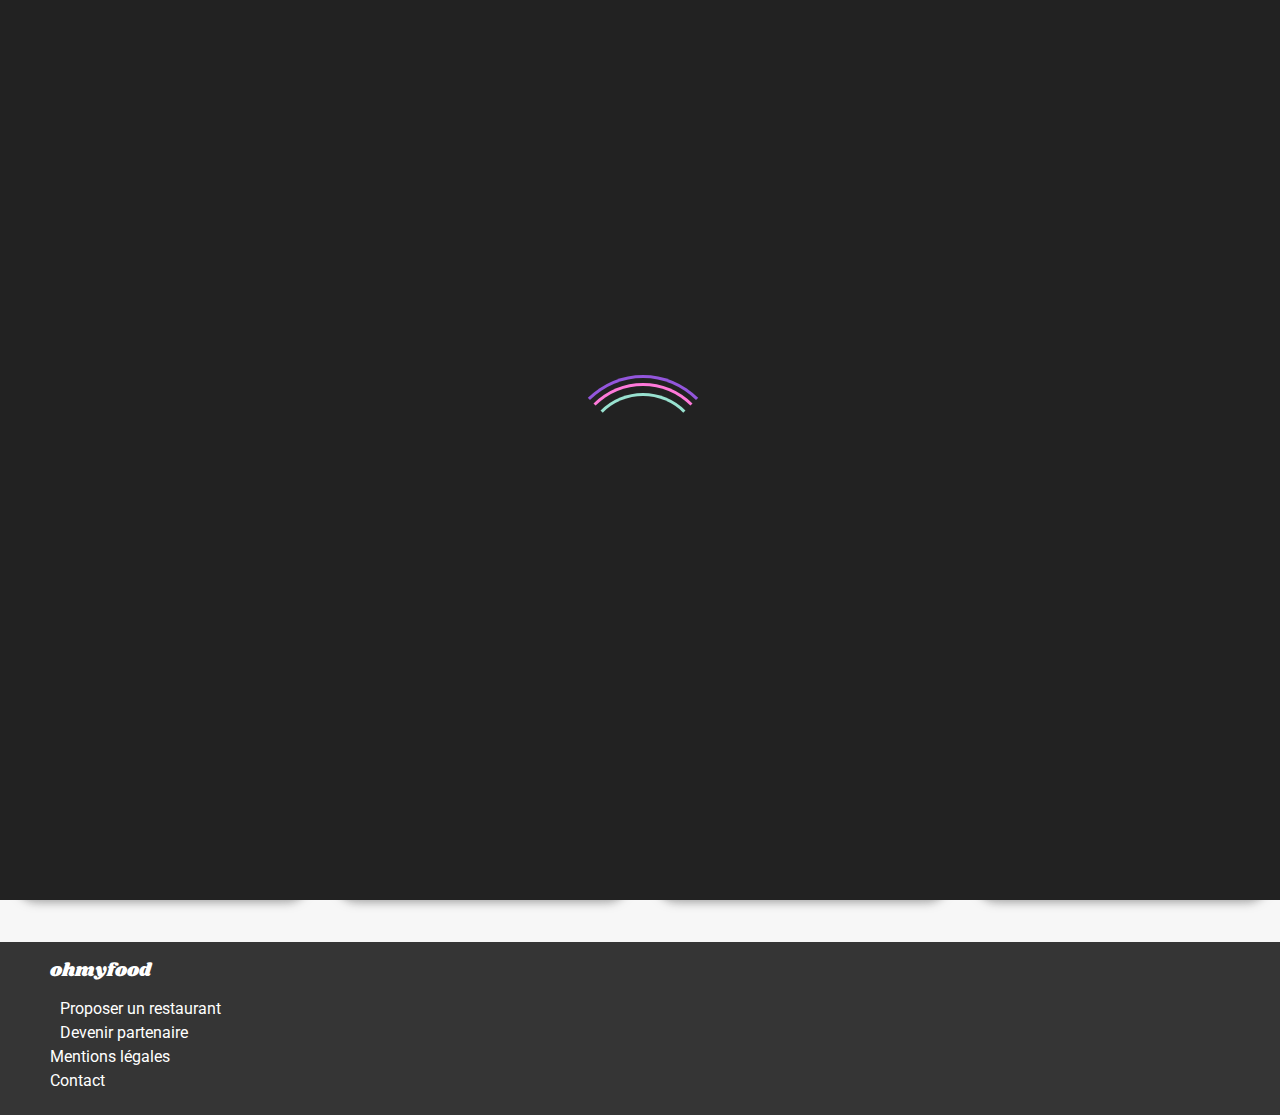
<file: index.html>
<!DOCTYPE html>
<html lang="en">
<head>
    <meta charset="UTF-8">
    <meta http-equiv="X-UA-Compatible" content="IE=edge">
    <meta name="viewport" content="width=device-width, initial-scale=1.0">
    <link rel="stylesheet" href="./styles/global/style.css" />
    <link rel="stylesheet" href="./styles/animation/animation.css">
    <link rel="stylesheet" href="./styles/loader/loader.css">
    <link rel="stylesheet" href="https://cdnjs.cloudflare.com/ajax/libs/font-awesome/6.2.0/css/all.min.css" integrity="sha512-xh6O/CkQoPOWDdYTDqeRdPCVd1SpvCA9XXcUnZS2FmJNp1coAFzvtCN9BmamE+4aHK8yyUHUSCcJHgXloTyT2A==" crossorigin="anonymous" referrerpolicy="no-referrer" />
    <title>OhMyFood</title>
</head>
<body>
    <div class="loader-wrapper">
        <div class="loader"></div>
    </div>
    <header class="header">
        <img alt="logo-oh-my-food" src="./images/logo/ohmyfood@2x.svg" />
    </header>
    <section>
        <div class="location">
            <span><i class="fa-solid fa-location-dot"></i>Paris, Belleville</span>
        </div>
        <div class="sub-title">
            <h1>Réservez le menu qui vous convient</h1>
            <span>Découvrez des restaurants d'exception, sélectionnés par nos soins.</span>
            <button>Explorer nos restaurants</button>
        </div>
    </section>
    <main>
        <div class="main__fonc">
            <div class="fonc__title">
                <h2>Fonctionnement</h2>
            </div>
            <div class="card__fonc_wrapper">
                <div class="card__fonctionnement" id="cardFonc1">
                    <span><i class="fa-solid fa-mobile-screen-button"></i></span>
                    <span class="fonc__text">Choisissez un restaurant</span>
                </div>
                <div class="card__fonctionnement" id="cardFonc2">
                    <span><i class="fa-solid fa-list"></i></span>
                    <span class="fonc__text">Composez votre menu</span>
                </div>
                <div class="card__fonctionnement" id="cardFonc3">
                    <span><i class="fa-solid fa-store"></i></span>
                    <span class="fonc__text">Dégustez au restaurant</span>
                </div>
            </div>
        </div>
        <div class="main__restau">
            <div class="main__restau__title">
                <h2>Restaurants</h2>
            </div>
            <div class="restaurant__wrapper">
                <a href="./pages/restaurant_1/palette.html" class="card__restaurant">
                    <div class="restaurant__img" id="restaurant1">
                        <span class="restau__new">Nouveau</span>
                    </div>
                    <div class="restaurant__text">
                        <div>
                            <h3 class="restaurant__title">La palette du goût</h3>
                            <span class="restaurant__desc">Ménilmontant</span>
                        </div>
                        <span><i class="fa-regular fa-heart"></i></span>
                    </div>
                </a>
                <a href="./pages/restaurant_2/note.html" class="card__restaurant">
                    <div class="restaurant__img" id="restaurant2">
                        <span class="restau__new">Nouveau</span>
                    </div>
                    <div class="restaurant__text">
                        <div>
                            <h3 class="restaurant__title">La note enchantée</h3>
                            <span class="restaurant__desc">Charonne</span>
                        </div>
                        <span><i class="fa-regular fa-heart"></i></span>
                    </div>
                </a>
                <a href="./pages/restaurant_3/francaise.html" class="card__restaurant">
                    <div class="restaurant__img" id="restaurant3">
                    </div>
                    <div class="restaurant__text">
                        <div>
                            <h3 class="restaurant__title">À la française</h3>
                            <span class="restaurant__desc">Cité rouge</span>
                        </div>
                        <span><i class="fa-regular fa-heart"></i></span>
                    </div>
                </a>
                <a href="./pages/restaurant_4/delice.html" class="card__restaurant">
                    <div class="restaurant__img" id="restaurant4">
                    </div>
                    <div class="restaurant__text">
                        <div>
                            <h3 class="restaurant__title">Le délice des sens</h3>
                            <span class="restaurant__desc">Folie-Méricourt</span>
                        </div>
                        <span><i class="fa-regular fa-heart"></i></span>
                    </div>
                </a>
            </div>
        </div>
    </main>
    <footer class="footer">
        <div class="footer__title">
            <h3>ohmyfood</h3>
        </div>
        <ul class="footer__list">
            <li><span><i class="fa-solid fa-utensils"></i></span><a href="#">Proposer un restaurant</a></li>
            <li><span><i class="fa-sharp fa-solid fa-handshake-angle"></i></span><a href="#">Devenir partenaire</a></li>
            <li><a href="#">Mentions légales</a></li>
            <li><a href="#">Contact</a></li>
        </ul>
    </footer>
</body>
</html>
</file>
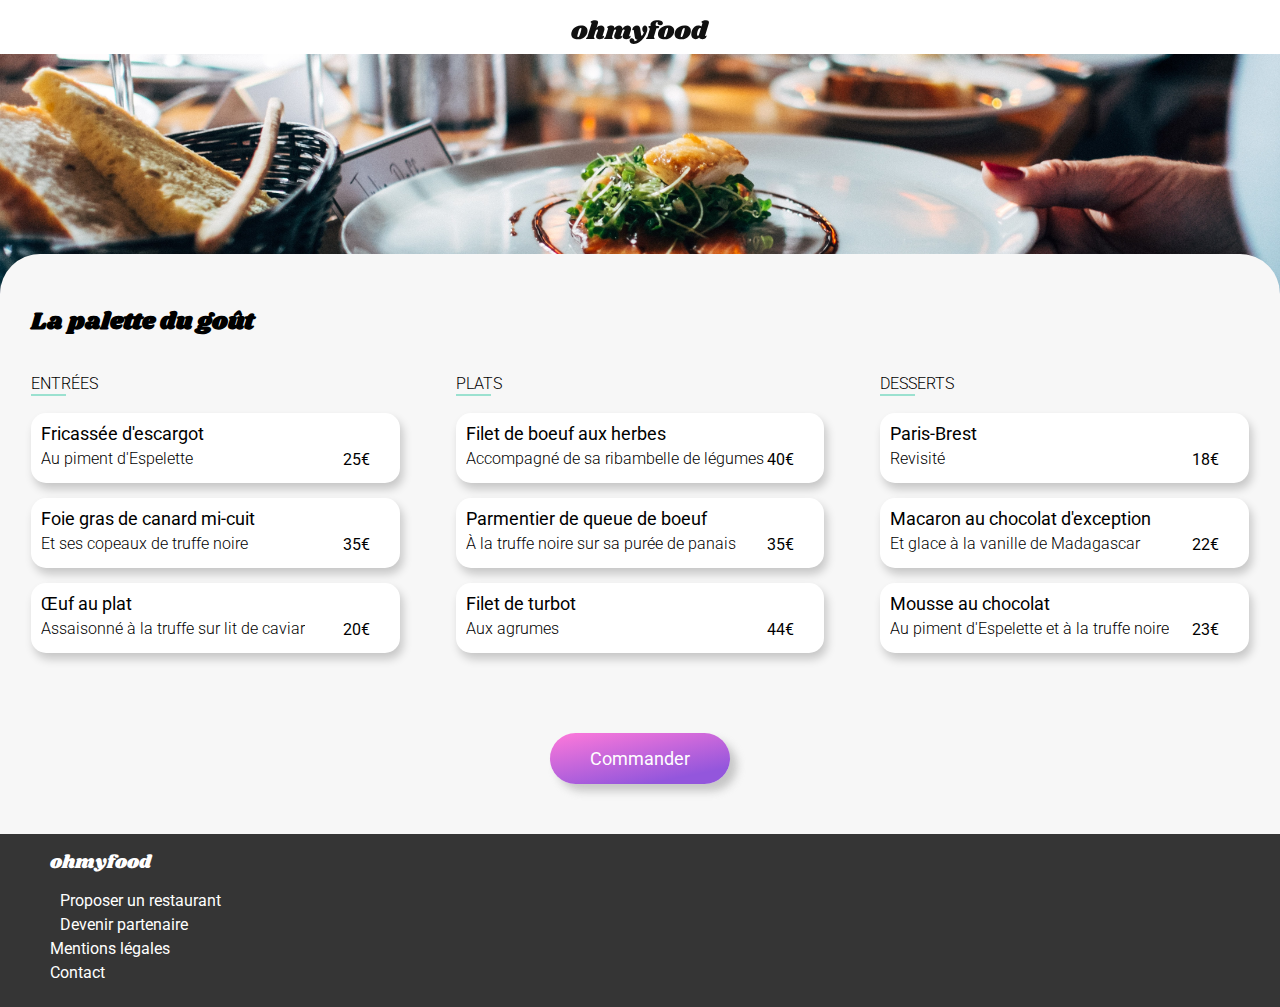
<file: pages/restaurant_1/palette.html>
<!DOCTYPE html>
<html lang="en">
<head>
    <meta charset="UTF-8">
    <meta http-equiv="X-UA-Compatible" content="IE=edge">
    <meta name="viewport" content="width=device-width, initial-scale=1.0">
    <link rel="stylesheet" href="../../styles/menu/menu.css" />
    <link rel="stylesheet" href="../../styles/animation/animation.css" />
    <link rel="stylesheet" href="https://cdnjs.cloudflare.com/ajax/libs/font-awesome/6.2.0/css/all.min.css" integrity="sha512-xh6O/CkQoPOWDdYTDqeRdPCVd1SpvCA9XXcUnZS2FmJNp1coAFzvtCN9BmamE+4aHK8yyUHUSCcJHgXloTyT2A==" crossorigin="anonymous" referrerpolicy="no-referrer" />
    <title>OhMyFood</title>
</head>
<body>
    <header class="header">
        <a class="nav__home" href="../../index.html"><i class="fa-solid fa-arrow-left"></i></a>
        <img alt="logo-oh-my-food" src="../../images/logo/ohmyfood@2x.svg" />
    </header>
    <div class="menu__img" id="menuImg1">

    </div>
    <main class="menu__main">
        <div class="menu__title">
            <h1>La palette du goût</h1>
            <span><i class="fa-regular fa-heart"></i></span>
        </div>
        <div class="menu__entrees">
            <span class="entrees__title cat__title">ENTRÉES</span>
            <div class="entrees__card__container">
                <div class="entrees__card card card-1">
                    <div class="to__wrap__container">
                        <div class="card__text">
                            <h3 class="to__wrap">Fricassée d'escargot</h3>
                            <span class="to__wrap">Au piment d'Espelette</span>
                        </div>
                        <span class="price">25€</span>
                    </div>
                    <div class="anim">
                        <i class="fa-solid fa-check"></i>
                    </div>
                </div>
                <div class="entrees__card card card-2">
                    <div class="to__wrap__container">
                        <div class="card__text">
                            <h3 class="to__wrap">Foie gras de canard mi-cuit</h3>
                            <span class="to__wrap">Et ses copeaux de truffe noire</span>
                        </div>
                        <span class="price">35€</span>
                    </div>
                    <div class="anim">
                        <i class="fa-solid fa-check"></i>
                    </div>
                </div>
                <div class="entrees__card card card-3">
                    <div class="to__wrap__container">
                        <div class="card__text">
                            <h3 class="to__wrap">Œuf au plat</h3>
                            <span class="to__wrap">Assaisonné à la truffe sur lit de caviar</span>
                        </div>
                        <span class="price">20€</span>
                    </div>
                    <div class="anim">
                        <i class="fa-solid fa-check"></i>
                    </div>
                </div>
            </div>
        </div>
        <div class="menu__plats">
            <span class="plats__title cat__title">PLATS</span>
            <div class="plats__card__container">
                <div class="plats__card card card-1">
                    <div class="to__wrap__container">
                        <div class="card__text">
                            <h3 class="to__wrap">Filet de boeuf aux herbes</h3>
                            <span class="to__wrap">Accompagné de sa ribambelle de légumes</span>
                        </div>
                        <span class="price">40€</span>
                    </div>
                    <div class="anim">
                        <i class="fa-solid fa-check"></i>
                    </div>
                </div>
                <div class="plats__card card card-2">
                    <div class="to__wrap__container">
                        <div class="card__text">
                            <h3 class="to__wrap">Parmentier de queue de boeuf</h3>
                            <span class="to__wrap">À la truffe noire sur sa purée de panais</span>
                        </div>
                        <span class="price">35€</span>
                    </div>
                    <div class="anim">
                        <i class="fa-solid fa-check"></i>
                    </div>
                </div>
                <div class="plats__card card card-3">
                    <div class="to__wrap__container">
                        <div class="card__text">
                            <h3 class="to__wrap">Filet de turbot</h3>
                            <span class="to__wrap">Aux agrumes</span>
                        </div>
                        <span class="price">44€</span>

                    </div>
                    <div class="anim">
                        <i class="fa-solid fa-check"></i>
                    </div>
                </div>
            </div>
        </div>
        <div class="menu__desserts">
            <span class="desserts__title cat__title">DESSERTS</span>
            <div class="desserts__card__container">
                <div class="desserts__card card card-1">
                    <div class="to__wrap__container">
                        <div class="card__text">
                            <h3 class="to__wrap">Paris-Brest</h3>
                            <span class="to__wrap">Revisité</span>
                        </div>
                        <span class="price">18€</span>
                    </div>
                    <div class="anim">
                        <i class="fa-solid fa-check"></i>
                    </div>
                </div>
                <div class="desserts__card card card-2">
                    <div class="to__wrap__container">
                        <div class="card__text">
                            <h3 class="to__wrap">Macaron au chocolat d'exception</h3>
                            <span class="to__wrap">Et glace à la vanille de Madagascar</span>
                        </div>
                        <span class="price">22€</span>
                    </div>
                    <div class="anim">
                        <i class="fa-solid fa-check"></i>
                    </div>
                </div>
                <div class="desserts__card card card-3">
                    <div class="to__wrap__container">
                        <div class="card__text">
                            <h3 class="to__wrap">Mousse au chocolat</h3>
                            <span class="to__wrap">Au piment d'Espelette et à la truffe noire</span>
                        </div>
                        <span class="price">23€</span>
                    </div>
                    <div class="anim">
                        <i class="fa-solid fa-check"></i>
                    </div>
                </div>
            </div>
        </div>
        <div class="menu__cta">
            <button>Commander</button>
        </div>
    </main>
    <footer class="footer">
        <div class="footer__title">
            <h3>ohmyfood</h3>
        </div>
        <ul class="footer__list">
            <li><span><i class="fa-solid fa-utensils"></i></span><a href="#">Proposer un restaurant</a></li>
            <li><span><i class="fa-sharp fa-solid fa-handshake-angle"></i></span><a href="#">Devenir partenaire</a></li>
            <li><a href="#">Mentions légales</a></li>
            <li><a href="#">Contact</a></li>
        </ul>
    </footer>
</body>
</html>
</file>
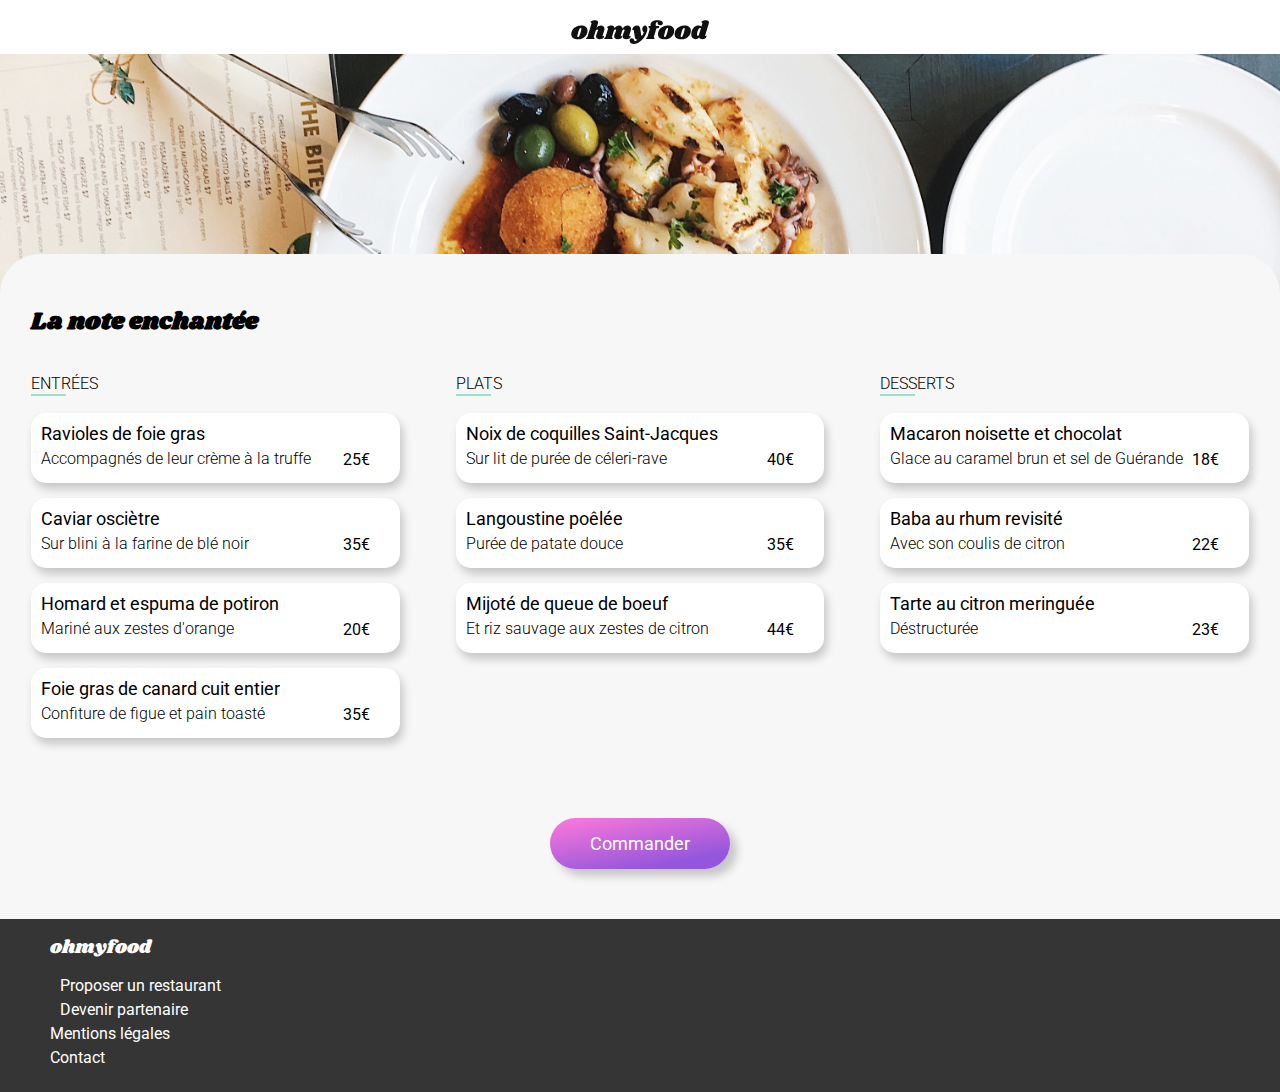
<file: pages/restaurant_2/note.html>
<!DOCTYPE html>
<html lang="en">
<head>
    <meta charset="UTF-8">
    <meta http-equiv="X-UA-Compatible" content="IE=edge">
    <meta name="viewport" content="width=device-width, initial-scale=1.0">
    <link rel="stylesheet" href="../../styles/menu/menu.css" />
    <link rel="stylesheet" href="../../styles/animation/animation.css" />
    <link rel="stylesheet" href="https://cdnjs.cloudflare.com/ajax/libs/font-awesome/6.2.0/css/all.min.css" integrity="sha512-xh6O/CkQoPOWDdYTDqeRdPCVd1SpvCA9XXcUnZS2FmJNp1coAFzvtCN9BmamE+4aHK8yyUHUSCcJHgXloTyT2A==" crossorigin="anonymous" referrerpolicy="no-referrer" />
    <title>OhMyFood</title>
</head>
<body>
    <header class="header">
        <a class="nav__home" href="../../index.html"><i class="fa-solid fa-arrow-left"></i></a>
        <img alt="logo-oh-my-food" src="../../images/logo/ohmyfood@2x.svg" />
    </header>
    <div class="menu__img" id="menuImg2">

    </div>
    <main class="menu__main">
        <div class="menu__title">
            <h1>La note enchantée</h1>
            <span><i class="fa-regular fa-heart"></i></span>
        </div>
        <div class="menu__entrees">
            <span class="entrees__title cat__title">ENTRÉES</span>
            <div class="entrees__card__container">
                <div class="entrees__card card card-1">
                    <div class="to__wrap__container">
                        <div class="card__text">
                            <h3 class="to__wrap">Ravioles de foie gras</h3>
                            <span class="to__wrap">Accompagnés de leur crème à la truffe</span>
                        </div>
                        <span class="price">25€</span>
                    </div>
                    <div class="anim">
                        <i class="fa-solid fa-check"></i>
                    </div>
                </div>
                <div class="entrees__card card card-2">
                    <div class="to__wrap__container">
                        <div class="card__text">
                            <h3 class="to__wrap">Caviar osciètre</h3>
                            <span class="to__wrap">Sur blini à la farine de blé noir</span>
                        </div>
                        <span class="price">35€</span>
                    </div>
                    <div class="anim">
                        <i class="fa-solid fa-check"></i>
                    </div>
                </div>
                <div class="entrees__card card card-3">
                    <div class="to__wrap__container">
                        <div class="card__text">
                            <h3 class="to__wrap">Homard et espuma de potiron</h3>
                            <span class="to__wrap">Mariné aux zestes d'orange</span>
                        </div>
                        <span class="price">20€</span>
                    </div>
                    <div class="anim">
                        <i class="fa-solid fa-check"></i>
                    </div>
                </div>
                <div class="entrees__card card card-4">
                    <div class="to__wrap__container">
                        <div class="card__text">
                            <h3 class="to__wrap">Foie gras de canard cuit entier</h3>
                            <span class="to__wrap">Confiture de figue et pain toasté</span>
                        </div>
                        <span class="price">35€</span>
                    </div>
                    <div class="anim">
                        <i class="fa-solid fa-check"></i>
                    </div>
                </div>
            </div>
        </div>
        <div class="menu__plats">
            <span class="plats__title cat__title">PLATS</span>
            <div class="plats__card__container">
                <div class="plats__card card card-1">
                    <div class="to__wrap__container">
                        <div class="card__text">
                            <h3 class="to__wrap">Noix de coquilles Saint-Jacques</h3>
                            <span class="to__wrap">Sur lit de purée de céleri-rave</span>
                        </div>
                        <span class="price">40€</span>
                    </div>
                    <div class="anim">
                        <i class="fa-solid fa-check"></i>
                    </div>
                </div>
                <div class="plats__card card card-2">
                    <div class="to__wrap__container">
                        <div class="card__text">
                            <h3 class="to__wrap">Langoustine poêlée</h3>
                            <span class="to__wrap">Purée de patate douce</span>
                        </div>
                        <span class="price">35€</span>
                    </div>
                    <div class="anim">
                        <i class="fa-solid fa-check"></i>
                    </div>
                </div>
                <div class="plats__card card card-3">
                    <div class="to__wrap__container">
                        <div class="card__text">
                            <h3 class="to__wrap">Mijoté de queue de boeuf</h3>
                            <span class="to__wrap">Et riz sauvage aux zestes de citron</span>
                        </div>
                        <span class="price">44€</span>
                    </div>
                    <div class="anim">
                        <i class="fa-solid fa-check"></i>
                    </div>
                </div>
            </div>
        </div>
        <div class="menu__desserts">
            <span class="desserts__title cat__title">DESSERTS</span>
            <div class="desserts__card__container">
                <div class="desserts__card card card-1">
                    <div class="to__wrap__container">
                        <div class="card__text">
                            <h3 class="to__wrap">Macaron noisette et chocolat</h3>
                            <span class="to__wrap">Glace au caramel brun et sel de Guérande</span>
                        </div>
                        <span class="price">18€</span>
                    </div>
                    <div class="anim">
                        <i class="fa-solid fa-check"></i>
                    </div>
                </div>
                <div class="desserts__card card card-2">
                    <div class="to__wrap__container">
                        <div class="card__text">
                            <h3 class="to__wrap">Baba au rhum revisité</h3>
                            <span class="to__wrap">Avec son coulis de citron</span>
                        </div>
                        <span class="price">22€</span>
                    </div>
                    <div class="anim">
                        <i class="fa-solid fa-check"></i>
                    </div>
                </div>
                <div class="desserts__card card card-3">
                    <div class="to__wrap__container">
                        <div class="card__text">
                            <h3 class="to__wrap">Tarte au citron meringuée</h3>
                            <span class="to__wrap">Déstructurée</span>
                        </div>
                        <span class="price">23€</span>
                    </div>
                    <div class="anim">
                        <i class="fa-solid fa-check"></i>
                    </div>
                </div>
            </div>
        </div>
        <div class="menu__cta">
            <button>Commander</button>
        </div>
    </main>
    <footer class="footer">
        <div class="footer__title">
            <h3>ohmyfood</h3>
        </div>
        <ul class="footer__list">
            <li><span><i class="fa-solid fa-utensils"></i></span><a href="#">Proposer un restaurant</a></li>
            <li><span><i class="fa-sharp fa-solid fa-handshake-angle"></i></span><a href="#">Devenir partenaire</a></li>
            <li><a href="#">Mentions légales</a></li>
            <li><a href="#">Contact</a></li>
        </ul>
    </footer>
</body>
</html>
</file>
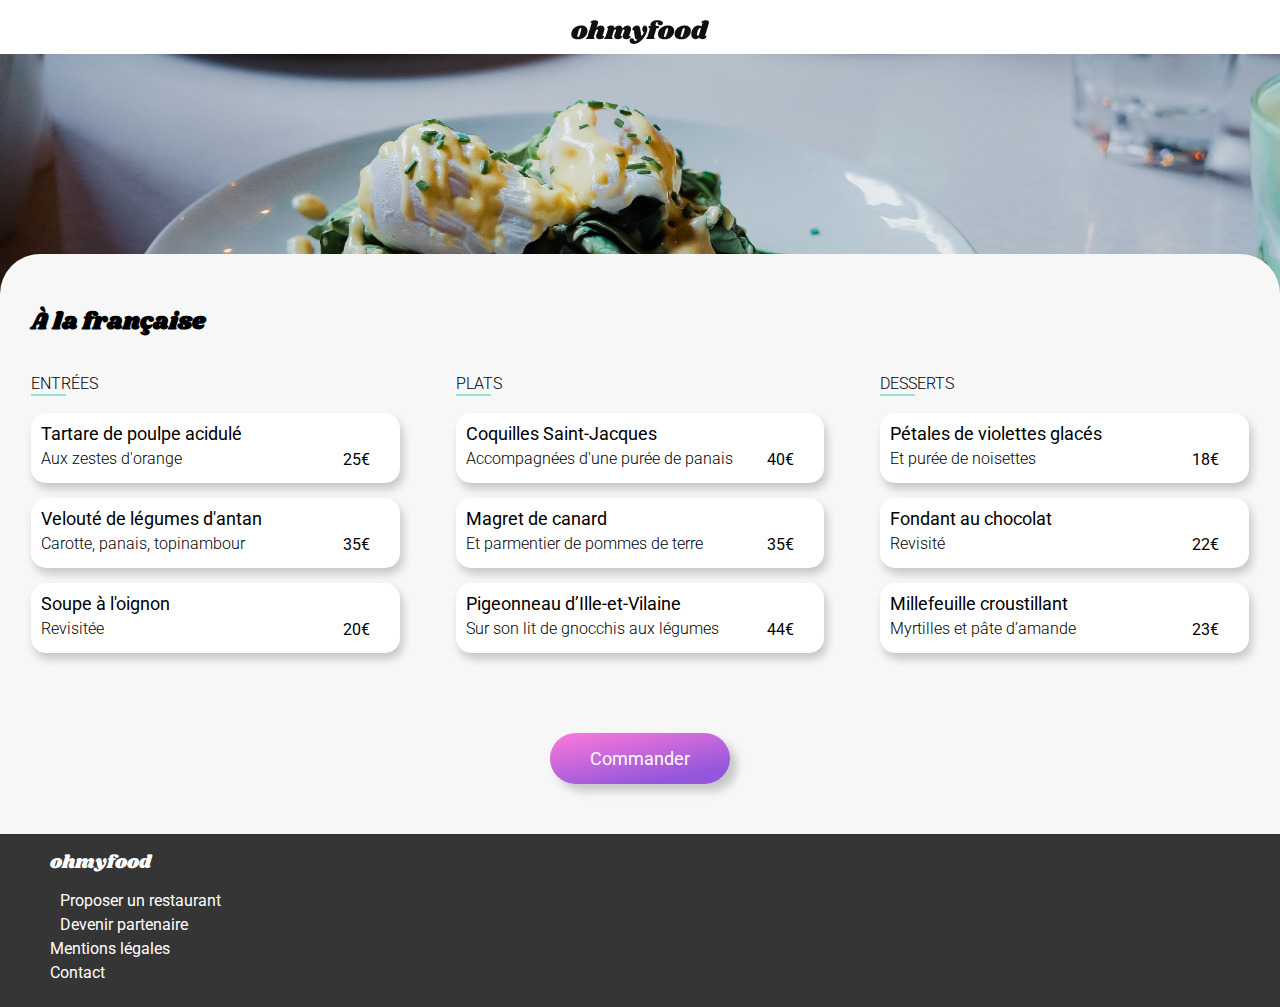
<file: pages/restaurant_3/francaise.html>
<!DOCTYPE html>
<html lang="en">
<head>
    <meta charset="UTF-8">
    <meta http-equiv="X-UA-Compatible" content="IE=edge">
    <meta name="viewport" content="width=device-width, initial-scale=1.0">
    <link rel="stylesheet" href="../../styles/menu/menu.css" />
    <link rel="stylesheet" href="../../styles/animation/animation.css" />
    <link rel="stylesheet" href="https://cdnjs.cloudflare.com/ajax/libs/font-awesome/6.2.0/css/all.min.css" integrity="sha512-xh6O/CkQoPOWDdYTDqeRdPCVd1SpvCA9XXcUnZS2FmJNp1coAFzvtCN9BmamE+4aHK8yyUHUSCcJHgXloTyT2A==" crossorigin="anonymous" referrerpolicy="no-referrer" />
    <title>OhMyFood</title>
</head>
<body>
    <header class="header">
        <a class="nav__home" href="../../index.html"><i class="fa-solid fa-arrow-left"></i></a>
        <img alt="logo-oh-my-food" src="../../images/logo/ohmyfood@2x.svg" />
    </header>
    <div class="menu__img" id="menuImg3">

    </div>
    <main class="menu__main">
        <div class="menu__title">
            <h1>À la française</h1>
            <span><i class="fa-regular fa-heart"></i></span>
        </div>
        <div class="menu__entrees">
            <span class="entrees__title cat__title">ENTRÉES</span>
            <div class="entrees__card__container">
                <div class="entrees__card card card-1">
                    <div class="to__wrap__container">
                        <div class="card__text">
                            <h3 class="to__wrap">Tartare de poulpe acidulé</h3>
                            <span class="to__wrap">Aux zestes d'orange</span>
                        </div>
                        <span class="price">25€</span>
                    </div>
                    <div class="anim">
                        <i class="fa-solid fa-check"></i>
                    </div>
                </div>
                <div class="entrees__card card card-2">
                    <div class="to__wrap__container">
                        <div class="card__text">
                            <h3 class="to__wrap">Velouté de légumes d'antan</h3>
                            <span class="to__wrap">Carotte, panais, topinambour</span>
                        </div>
                        <span class="price">35€</span>
                    </div>
                    <div class="anim">
                        <i class="fa-solid fa-check"></i>
                    </div>
                </div>
                <div class="entrees__card card card-3">
                    <div class="to__wrap__container">
                        <div class="card__text">
                            <h3 class="to__wrap">Soupe à l'oignon</h3>
                            <span class="to__wrap">Revisitée</span>
                        </div>
                        <span class="price">20€</span>
                    </div>
                    <div class="anim">
                        <i class="fa-solid fa-check"></i>
                    </div>
                </div>
            </div>
        </div>
        <div class="menu__plats">
            <span class="plats__title cat__title">PLATS</span>
            <div class="plats__card__container">
                <div class="plats__card card card-1">
                    <div class="to__wrap__container">
                        <div class="card__text">
                            <h3 class="to__wrap">Coquilles Saint-Jacques</h3>
                            <span class="to__wrap">Accompagnées d'une purée de panais</span>
                        </div>
                        <span class="price">40€</span>
                    </div>
                    <div class="anim">
                        <i class="fa-solid fa-check"></i>
                    </div>
                </div>
                <div class="plats__card card card-2">
                    <div class="to__wrap__container">
                        <div class="card__text">
                            <h3 class="to__wrap">Magret de canard</h3>
                            <span class="to__wrap">Et parmentier de pommes de terre</span>
                        </div>
                        <span class="price">35€</span>
                    </div>
                    <div class="anim">
                        <i class="fa-solid fa-check"></i>
                    </div>
                </div>
                <div class="plats__card card card-3">
                    <div class="to__wrap__container">
                        <div class="card__text">
                            <h3 class="to__wrap">Pigeonneau d’Ille-et-Vilaine</h3>
                            <span class="to__wrap">Sur son lit de gnocchis aux légumes</span>
                        </div>
                        <span class="price">44€</span>
                    </div>
                    <div class="anim">
                        <i class="fa-solid fa-check"></i>
                    </div>
                </div>
            </div>
        </div>
        <div class="menu__desserts">
            <span class="desserts__title cat__title">DESSERTS</span>
            <div class="desserts__card__container">
                <div class="desserts__card card card-1">
                    <div class="to__wrap__container">
                        <div class="card__text">
                            <h3 class="to__wrap">Pétales de violettes glacés</h3>
                            <span class="to__wrap">Et purée de noisettes</span>
                        </div>
                        <span class="price">18€</span>
                    </div>
                    <div class="anim">
                        <i class="fa-solid fa-check"></i>
                    </div>
                </div>
                <div class="desserts__card card card-2">
                    <div class="to__wrap__container">
                        <div class="card__text">
                            <h3 class="to__wrap">Fondant au chocolat</h3>
                            <span class="to__wrap">Revisité</span>
                        </div>
                        <span class="price">22€</span>
                    </div>
                    <div class="anim">
                        <i class="fa-solid fa-check"></i>
                    </div>
                </div>
                <div class="desserts__card card card-3">
                    <div class="to__wrap__container">
                        <div class="card__text">
                            <h3 class="to__wrap">Millefeuille croustillant</h3>
                            <span class="to__wrap">Myrtilles et pâte d’amande</span>
                        </div>
                        <span class="price">23€</span>
                    </div>
                    <div class="anim">
                        <i class="fa-solid fa-check"></i>
                    </div>
                </div>
            </div>
        </div>
        <div class="menu__cta">
            <button>Commander</button>
        </div>
    </main>
    <footer class="footer">
        <div class="footer__title">
            <h3>ohmyfood</h3>
        </div>
        <ul class="footer__list">
            <li><span><i class="fa-solid fa-utensils"></i></span><a href="#">Proposer un restaurant</a></li>
            <li><span><i class="fa-sharp fa-solid fa-handshake-angle"></i></span><a href="#">Devenir partenaire</a></li>
            <li><a href="#">Mentions légales</a></li>
            <li><a href="#">Contact</a></li>
        </ul>
    </footer>
</body>
</html>
</file>
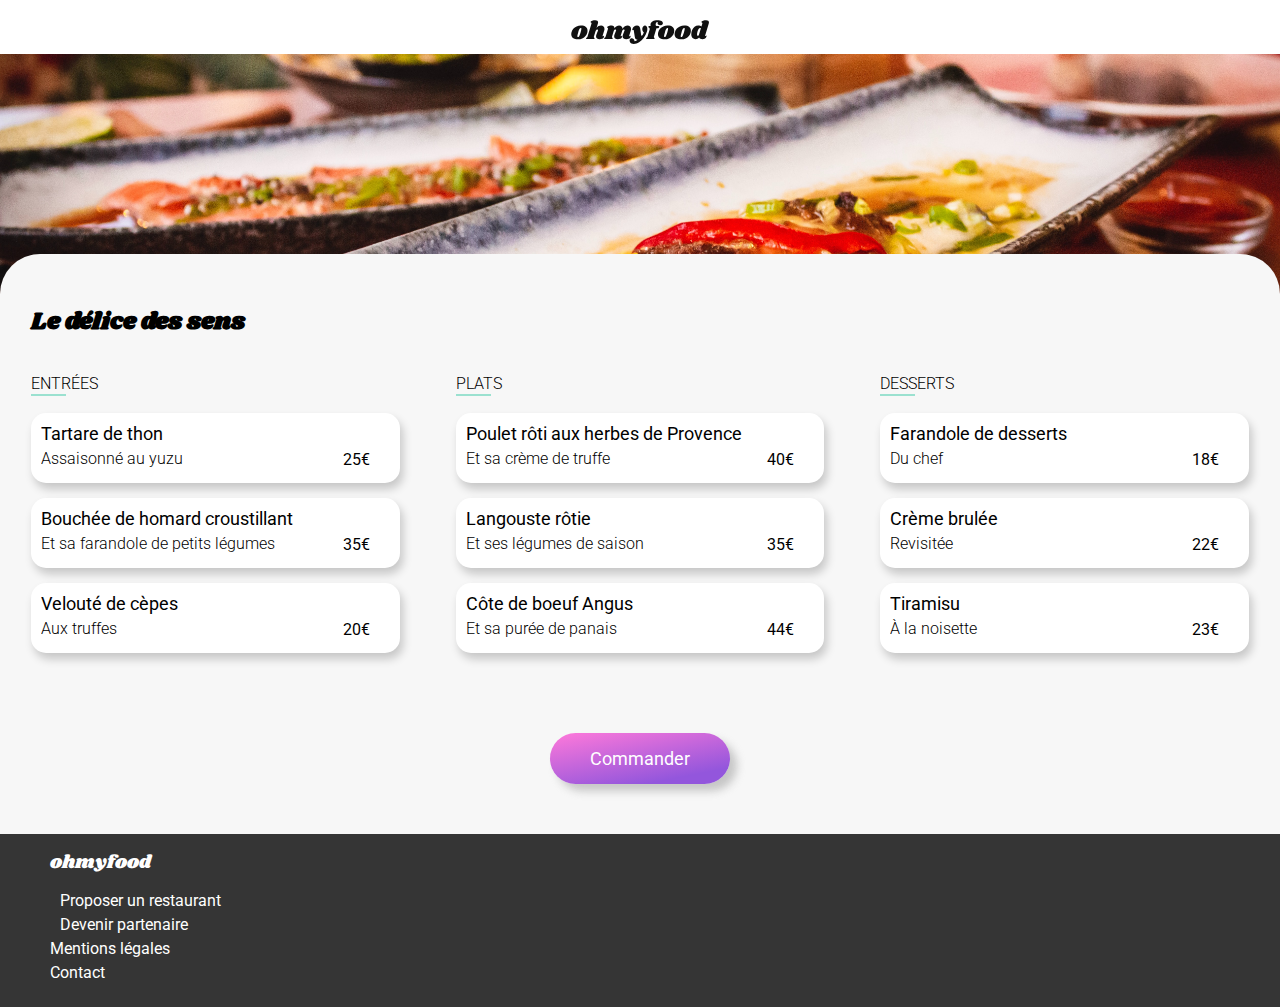
<file: pages/restaurant_4/delice.html>
<!DOCTYPE html>
<html lang="en">
<head>
    <meta charset="UTF-8">
    <meta http-equiv="X-UA-Compatible" content="IE=edge">
    <meta name="viewport" content="width=device-width, initial-scale=1.0">
    <link rel="stylesheet" href="../../styles/menu/menu.css" />
    <link rel="stylesheet" href="../../styles/animation/animation.css" />
    <link rel="stylesheet" href="https://cdnjs.cloudflare.com/ajax/libs/font-awesome/6.2.0/css/all.min.css" integrity="sha512-xh6O/CkQoPOWDdYTDqeRdPCVd1SpvCA9XXcUnZS2FmJNp1coAFzvtCN9BmamE+4aHK8yyUHUSCcJHgXloTyT2A==" crossorigin="anonymous" referrerpolicy="no-referrer" />
    <title>OhMyFood</title>
</head>
<body>
    <header class="header">
        <a class="nav__home" href="../../index.html"><i class="fa-solid fa-arrow-left"></i></a>
        <img alt="logo-oh-my-food" src="../../images/logo/ohmyfood@2x.svg" />
    </header>
    <div class="menu__img" id="menuImg4">

    </div>
    <main class="menu__main">
        <div class="menu__title">
            <h1>Le délice des sens</h1>
            <span><i class="fa-regular fa-heart"></i></span>
        </div>
        <div class="menu__entrees">
            <span class="entrees__title cat__title">ENTRÉES</span>
            <div class="entrees__card__container">
                <div class="entrees__card card card-1">
                    <div class="to__wrap__container">
                        <div class="card__text">
                            <h3 class="to__wrap">Tartare de thon</h3>
                            <span class="to__wrap">Assaisonné au yuzu</span>
                        </div>
                        <span class="price">25€</span>
                    </div>
                    <div class="anim">
                        <i class="fa-solid fa-check"></i>
                    </div>
                </div>
                <div class="entrees__card card card-2">
                    <div class="to__wrap__container">
                        <div class="card__text">
                            <h3 class="to__wrap">Bouchée de homard croustillant</h3>
                            <span class="to__wrap">Et sa farandole de petits légumes</span>
                        </div>
                        <span class="price">35€</span>
                    </div>
                    <div class="anim">
                        <i class="fa-solid fa-check"></i>
                    </div>
                </div>
                <div class="entrees__card card card-3">
                    <div class="to__wrap__container">
                        <div class="card__text">
                            <h3 class="to__wrap">Velouté de cèpes</h3>
                            <span class="to__wrap">Aux truffes</span>
                        </div>
                        <span class="price">20€</span>
                    </div>
                    <div class="anim">
                        <i class="fa-solid fa-check"></i>
                    </div>
                </div>
            </div>
        </div>
        <div class="menu__plats">
            <span class="plats__title cat__title">PLATS</span>
            <div class="plats__card__container">
                <div class="plats__card card card-1">
                    <div class="to__wrap__container">
                        <div class="card__text">
                            <h3 class="to__wrap">Poulet rôti aux herbes de Provence</h3>
                            <span class="to__wrap">Et sa crème de truffe</span>
                        </div>
                        <span class="price">40€</span>
                    </div>
                    <div class="anim">
                        <i class="fa-solid fa-check"></i>
                    </div>
                </div>
                <div class="plats__card card card-2">
                    <div class="to__wrap__container">
                        <div class="card__text">
                            <h3 class="to__wrap">Langouste rôtie</h3>
                            <span class="to__wrap">Et ses légumes de saison</span>
                        </div>
                        <span class="price">35€</span>
                    </div>
                    <div class="anim">
                        <i class="fa-solid fa-check"></i>
                    </div>
                </div>
                <div class="plats__card card card-3">
                    <div class="to__wrap__container">
                        <div class="card__text">
                            <h3 class="to__wrap">Côte de boeuf Angus</h3>
                            <span class="to__wrap">Et sa purée de panais</span>
                        </div>
                        <span class="price">44€</span>
                    </div>
                    <div class="anim">
                        <i class="fa-solid fa-check"></i>
                    </div>
                </div>
            </div>
        </div>
        <div class="menu__desserts">
            <span class="desserts__title cat__title">DESSERTS</span>
            <div class="desserts__card__container">
                <div class="desserts__card card card-1">
                    <div class="to__wrap__container">
                        <div class="card__text">
                            <h3 class="to__wrap">Farandole de desserts</h3>
                            <span class="to__wrap">Du chef</span>
                        </div>
                        <span class="price">18€</span>
                    </div>
                    <div class="anim">
                        <i class="fa-solid fa-check"></i>
                    </div>
                </div>
                <div class="desserts__card card card-2">
                    <div class="to__wrap__container">
                        <div class="card__text">
                            <h3 class="to__wrap">Crème brulée</h3>
                            <span class="to__wrap">Revisitée</span>
                        </div>
                        <span class="price">22€</span>
                    </div>
                    <div class="anim">
                        <i class="fa-solid fa-check"></i>
                    </div>
                </div>
                <div class="desserts__card card card-3">
                    <div class="to__wrap__container">
                        <div class="card__text">
                            <h3 class="to__wrap">Tiramisu</h3>
                            <span class="to__wrap">À la noisette</span>
                        </div>
                        <span class="price">23€</span>
                    </div>
                    <div class="anim">
                        <i class="fa-solid fa-check"></i>
                    </div>
                </div>
            </div>
        </div>
        <div class="menu__cta">
            <button>Commander</button>
        </div>
    </main>
    <footer class="footer">
        <div class="footer__title">
            <h3>ohmyfood</h3>
        </div>
        <ul class="footer__list">
            <li><span><i class="fa-solid fa-utensils"></i></span><a href="#">Proposer un restaurant</a></li>
            <li><span><i class="fa-sharp fa-solid fa-handshake-angle"></i></span><a href="#">Devenir partenaire</a></li>
            <li><a href="#">Mentions légales</a></li>
            <li><a href="#">Contact</a></li>
        </ul>
    </footer>
</body>
</html>
</file>
<file: styles/global/style.css>
@import url("https://fonts.googleapis.com/css2?family=Roboto:wght@300;400;500;700&display=swap");
@import url("https://fonts.googleapis.com/css2?family=Shrikhand&display=swap");
* {
  margin: 0;
  font-family: 'Roboto', sans-serif;
}

.header {
  display: -webkit-box;
  display: -ms-flexbox;
  display: flex;
  -webkit-box-pack: center;
      -ms-flex-pack: center;
          justify-content: center;
  -webkit-box-align: center;
      -ms-flex-align: center;
          align-items: center;
  padding-top: 20px;
  padding-bottom: 10px;
  -webkit-box-shadow: 0px 6px 8px 2px rgba(151, 149, 149, 0.75);
          box-shadow: 0px 6px 8px 2px rgba(151, 149, 149, 0.75);
}

.header img {
  height: 24px;
}

.location {
  display: -webkit-box;
  display: -ms-flexbox;
  display: flex;
  -webkit-box-pack: center;
      -ms-flex-pack: center;
          justify-content: center;
  -webkit-box-align: center;
      -ms-flex-align: center;
          align-items: center;
  padding-top: 12px;
  padding-bottom: 12px;
  font-weight: 300;
  background-color: #eaeaea;
}

.location .fa-solid {
  padding-right: 20px;
}

.sub-title {
  display: -webkit-box;
  display: -ms-flexbox;
  display: flex;
  -webkit-box-pack: center;
      -ms-flex-pack: center;
          justify-content: center;
  -webkit-box-align: center;
      -ms-flex-align: center;
          align-items: center;
  -webkit-box-orient: vertical;
  -webkit-box-direction: normal;
      -ms-flex-direction: column;
          flex-direction: column;
  padding-top: 35px;
  background-color: #f7f7f7;
  padding-bottom: 50px;
}

.sub-title h1 {
  font-size: 22px;
  font-weight: 500;
  text-align: center;
  width: 60%;
  margin-bottom: 10px;
}

.sub-title span {
  font-size: 16px;
  font-weight: 300;
  text-align: center;
  width: 80%;
  margin-bottom: 30px;
  color: #575757;
}

.sub-title button {
  background: #ff79da;
  background: linear-gradient(169deg, #ff79da 0%, #9356dc 81%, #9356dc 100%);
  padding: 15px 20px;
  border-radius: 40px;
  border: none;
  color: white;
  cursor: pointer;
  -webkit-box-shadow: 7px 7px 9px 0px rgba(182, 182, 182, 0.75);
          box-shadow: 7px 7px 9px 0px rgba(182, 182, 182, 0.75);
}

main .main__fonc {
  margin-top: 50px;
}

main .main__fonc .fonc__title {
  display: -webkit-box;
  display: -ms-flexbox;
  display: flex;
  -webkit-box-orient: vertical;
  -webkit-box-direction: normal;
      -ms-flex-direction: column;
          flex-direction: column;
  -webkit-box-pack: center;
      -ms-flex-pack: center;
          justify-content: center;
  -webkit-box-align: center;
      -ms-flex-align: center;
          align-items: center;
}

main .main__fonc .fonc__title h2 {
  width: 90%;
}

main .main__fonc .card__fonc_wrapper {
  display: -webkit-box;
  display: -ms-flexbox;
  display: flex;
  -webkit-box-orient: vertical;
  -webkit-box-direction: normal;
      -ms-flex-direction: column;
          flex-direction: column;
  -webkit-box-align: center;
      -ms-flex-align: center;
          align-items: center;
  -webkit-box-pack: center;
      -ms-flex-pack: center;
          justify-content: center;
}

main .main__fonc .card__fonc_wrapper .card__fonctionnement {
  display: -webkit-box;
  display: -ms-flexbox;
  display: flex;
  -webkit-box-align: center;
      -ms-flex-align: center;
          align-items: center;
  height: 65px;
  margin-top: 20px;
  background-color: #f7f7f7;
  border-radius: 20px;
  width: 90%;
  -webkit-box-shadow: 3px 5px 4px 0px rgba(154, 154, 154, 0.75);
          box-shadow: 3px 5px 4px 0px rgba(154, 154, 154, 0.75);
}

main .main__fonc .card__fonc_wrapper .card__fonctionnement .fa-solid {
  margin-left: 25px;
  color: #9a9a9a;
}

main .main__fonc .card__fonc_wrapper .card__fonctionnement .fonc__text {
  margin-left: 25px;
}

main .main__fonc .card__fonc_wrapper .card__fonctionnement:hover {
  background-color: #f5edfe;
}

main .main__fonc .card__fonc_wrapper .card__fonctionnement:hover .fa-solid {
  color: #9356DC;
}

main .main__fonc .card__fonc_wrapper .card__fonctionnement::before {
  content: "";
  background-color: #9356DC;
  width: 20px;
  height: 20px;
  border-radius: 50%;
  position: relative;
  color: white;
  display: -webkit-box;
  display: -ms-flexbox;
  display: flex;
  -webkit-box-pack: center;
      -ms-flex-pack: center;
          justify-content: center;
  -webkit-box-align: center;
      -ms-flex-align: center;
          align-items: center;
  font-size: 14px;
  left: -5px;
}

main .main__fonc .card__fonc_wrapper #cardFonc1::before {
  content: "1";
}

main .main__fonc .card__fonc_wrapper #cardFonc2::before {
  content: "2";
}

main .main__fonc .card__fonc_wrapper #cardFonc3::before {
  content: "3";
}

main .main__restau {
  margin-top: 30px;
  padding-top: 40px;
  padding-bottom: 30px;
  background-color: #f7f7f7;
}

main .main__restau .main__restau__title {
  display: -webkit-box;
  display: -ms-flexbox;
  display: flex;
  -webkit-box-pack: center;
      -ms-flex-pack: center;
          justify-content: center;
  -webkit-box-align: center;
      -ms-flex-align: center;
          align-items: center;
  margin-bottom: 20px;
}

main .main__restau .main__restau__title h2 {
  width: 90%;
}

main .main__restau .restaurant__wrapper {
  display: -webkit-box;
  display: -ms-flexbox;
  display: flex;
  -webkit-box-orient: vertical;
  -webkit-box-direction: normal;
      -ms-flex-direction: column;
          flex-direction: column;
  -webkit-box-pack: center;
      -ms-flex-pack: center;
          justify-content: center;
  -webkit-box-align: center;
      -ms-flex-align: center;
          align-items: center;
}

main .main__restau .restaurant__wrapper .card__restaurant {
  width: 90%;
  background-color: white;
  color: black;
  text-decoration: none;
  margin-bottom: 15px;
  border-radius: 20px;
  -webkit-box-shadow: 2px 2px 8px 4px rgba(134, 134, 134, 0.68);
          box-shadow: 2px 2px 8px 4px rgba(134, 134, 134, 0.68);
}

main .main__restau .restaurant__wrapper .card__restaurant .restaurant__img {
  background-position: center;
  background-repeat: no-repeat;
  background-size: cover;
  border-top-left-radius: 20px;
  border-top-right-radius: 20px;
  width: 100%;
  height: 170px;
}

main .main__restau .restaurant__wrapper .card__restaurant .restaurant__img .restau__new {
  float: right;
  margin: 15px 15px 0 0;
  padding: 7px 10px;
  background-color: #9be1d0;
  color: #047f5d;
  border-radius: 5px;
}

main .main__restau .restaurant__wrapper .card__restaurant .restaurant__text {
  display: -webkit-box;
  display: -ms-flexbox;
  display: flex;
  -webkit-box-pack: justify;
      -ms-flex-pack: justify;
          justify-content: space-between;
  padding: 10px;
}

main .main__restau .restaurant__wrapper .card__restaurant .restaurant__text .restaurant__title {
  font-size: 16px;
}

main .main__restau .restaurant__wrapper .card__restaurant .restaurant__text .restaurant__desc {
  font-weight: 300;
  font-size: 16px;
}

main .main__restau .restaurant__wrapper .card__restaurant .restaurant__text .fa-heart {
  margin: 5px 10px 0 0;
}

main .main__restau .restaurant__wrapper .card__restaurant #restaurant1 {
  background-image: url("../../images/restaurants/jay-wennington-N_Y88TWmGwA-unsplash.jpg");
}

main .main__restau .restaurant__wrapper .card__restaurant #restaurant2 {
  background-image: url("../../images/restaurants/stil-u2Lp8tXIcjw-unsplash.jpg");
}

main .main__restau .restaurant__wrapper .card__restaurant #restaurant3 {
  background-image: url("../../images/restaurants/toa-heftiba-DQKerTsQwi0-unsplash.jpg");
}

main .main__restau .restaurant__wrapper .card__restaurant #restaurant4 {
  background-image: url("../../images/restaurants/louis-hansel-shotsoflouis-qNBGVyOCY8Q-unsplash.jpg");
}

.footer {
  background-color: #353535;
  color: white;
}

.footer .footer__title {
  display: -webkit-box;
  display: -ms-flexbox;
  display: flex;
  -webkit-box-align: center;
      -ms-flex-align: center;
          align-items: center;
  -webkit-box-pack: center;
      -ms-flex-pack: center;
          justify-content: center;
}

.footer .footer__title h3 {
  width: 90%;
  margin: 15px 0;
  font-family: 'Shrikhand', cursive;
  font-weight: 300;
}

.footer .footer__list {
  list-style: none;
  display: -webkit-box;
  display: -ms-flexbox;
  display: flex;
  -webkit-box-align: center;
      -ms-flex-align: center;
          align-items: center;
  -webkit-box-orient: vertical;
  -webkit-box-direction: normal;
      -ms-flex-direction: column;
          flex-direction: column;
  -webkit-box-pack: center;
      -ms-flex-pack: center;
          justify-content: center;
  padding-left: 0;
  padding-bottom: 20px;
}

.footer .footer__list li {
  width: 90%;
  margin-bottom: 5px;
}

.footer .footer__list li .fa-solid {
  margin-right: 10px;
  font-size: 16px;
  width: 20px;
}

.footer .footer__list li a {
  text-decoration: none;
  cursor: pointer;
  color: white;
}

@media screen and (min-width: 600px) {
  main .main__restau .restaurant__wrapper {
    display: -ms-grid;
    display: grid;
    -ms-grid-columns: 1fr 1fr;
        grid-template-columns: 1fr 1fr;
    justify-items: center;
  }
}

@media screen and (min-width: 768px) {
  .sub-title {
    padding-bottom: 30px;
    padding-top: 30px;
  }
  main .main__fonc {
    margin-top: 30px;
    margin-bottom: 20px;
  }
  main .main__fonc .fonc__title {
    margin-left: 20px;
  }
  main .main__fonc .fonc__title h2 {
    width: 100%;
  }
  main .main__fonc .card__fonc_wrapper {
    display: -ms-grid;
    display: grid;
    -ms-grid-columns: 1fr 1fr 1fr;
        grid-template-columns: 1fr 1fr 1fr;
    justify-items: center;
    margin-right: 10px;
    margin-left: 10px;
  }
  main .main__restau {
    padding-top: 30px;
  }
  main .main__restau .main__restau__title h2 {
    width: 100%;
    margin-left: 20px;
  }
}

@media screen and (min-width: 1024px) {
  .sub-title {
    padding-bottom: 50px;
    padding-top: 50px;
  }
  .sub-title h2 {
    font-size: 26px;
  }
  .sub-title span {
    font-size: 22px;
  }
  .sub-title button {
    font-size: 18px;
  }
  main .main__fonc {
    margin-top: 40px;
    margin-bottom: 40px;
  }
  main .main__fonc .card__fonc_wrapper .card__fonctionnement .fonc__text {
    font-size: 18px;
  }
  main .main__restau .restaurant__wrapper {
    -ms-grid-columns: (1fr)[3];
        grid-template-columns: repeat(3, 1fr);
  }
}

@media screen and (min-width: 1280px) {
  main .main__fonc {
    margin-top: 30px;
    margin-bottom: 30px;
  }
  main .main__restau .main__restau__title {
    margin-bottom: 20px;
  }
  main .main__restau .restaurant__wrapper {
    -ms-grid-columns: (1fr)[4];
        grid-template-columns: repeat(4, 1fr);
  }
  main .main__restau .restaurant__wrapper .card__restaurant .restaurant__img {
    height: 250px;
  }
  .footer .footer__title {
    padding-left: 50px;
  }
  .footer .footer__title h3 {
    width: 100%;
  }
  .footer .footer__list {
    padding-left: 50px;
  }
  .footer .footer__list li {
    width: 100%;
  }
}
/*# sourceMappingURL=style.css.map */
</file>
<file: styles/animation/animation.css>
.anim {
  background-color: #99E2D0;
  width: 0;
  height: 50px;
  opacity: 0;
  padding: 10px;
  border-bottom-right-radius: 15px;
  border-top-right-radius: 15px;
  display: -webkit-box;
  display: -ms-flexbox;
  display: flex;
  -webkit-box-pack: center;
      -ms-flex-pack: center;
          justify-content: center;
  -webkit-box-align: center;
      -ms-flex-align: center;
          align-items: center;
}

.anim .fa-solid {
  font-size: 20px;
  margin: 0px 10px;
  color: #99E2D0;
  padding: 5px;
  background-color: white;
  border-radius: 50%;
}

.card:hover .anim {
  -webkit-transition: all 0.3s ease-in-out;
  transition: all 0.3s ease-in-out;
  width: 70px;
  opacity: 1;
}

.card:hover .anim .fa-solid {
  -webkit-animation: rotateCircle linear .3s;
          animation: rotateCircle linear .3s;
}

.card:not(hover) .anim {
  width: 0;
  -webkit-transition: all 0.3s ease-in-out;
  transition: all 0.3s ease-in-out;
  opacity: 0;
}

.fa-heart:hover {
  cursor: pointer;
  -webkit-animation-name: fillBg;
          animation-name: fillBg;
  -webkit-animation-duration: .4s;
          animation-duration: .4s;
  -webkit-animation-timing-function: ease-in;
          animation-timing-function: ease-in;
  -webkit-animation-fill-mode: forwards;
          animation-fill-mode: forwards;
}

.card-1 {
  -webkit-animation-duration: 0.7s;
          animation-duration: 0.7s;
  -webkit-animation-name: apparition;
          animation-name: apparition;
  -webkit-animation-timing-function: ease-in;
          animation-timing-function: ease-in;
  -webkit-animation-fill-mode: forwards;
          animation-fill-mode: forwards;
}

.card-2 {
  -webkit-animation-duration: 1.2s;
          animation-duration: 1.2s;
  -webkit-animation-name: apparition;
          animation-name: apparition;
  -webkit-animation-timing-function: ease-in;
          animation-timing-function: ease-in;
  -webkit-animation-fill-mode: forwards;
          animation-fill-mode: forwards;
}

.card-3 {
  -webkit-animation-duration: 1.7s;
          animation-duration: 1.7s;
  -webkit-animation-name: apparition;
          animation-name: apparition;
  -webkit-animation-timing-function: ease-in;
          animation-timing-function: ease-in;
  -webkit-animation-fill-mode: forwards;
          animation-fill-mode: forwards;
}

.card-4 {
  -webkit-animation-duration: 2.2s;
          animation-duration: 2.2s;
  -webkit-animation-name: apparition;
          animation-name: apparition;
  -webkit-animation-timing-function: ease-in;
          animation-timing-function: ease-in;
  -webkit-animation-fill-mode: forwards;
          animation-fill-mode: forwards;
}

@-webkit-keyframes fillBg {
  0% {
    background: 20% -webkit-gradient(linear, left top, left bottom, color-stop(100%, white), to(#FF79DA));
    background: 20% linear-gradient(white 100%, #FF79DA);
    background-position: 0% 80%;
    -webkit-background-clip: text;
    -moz-background-clip: text;
    -webkit-text-fill-color: transparent;
    font-weight: bold;
  }
  10% {
    background: 20% -webkit-gradient(linear, left top, left bottom, color-stop(90%, white), to(#FF79DA));
    background: 20% linear-gradient(white 90%, #FF79DA);
    background-position: 0% 40%;
    -webkit-background-clip: text;
    -moz-background-clip: text;
    -webkit-text-fill-color: transparent;
    font-weight: bold;
  }
  20% {
    background: 20% -webkit-gradient(linear, left top, left bottom, color-stop(80%, white), to(#FF79DA));
    background: 20% linear-gradient(white 80%, #FF79DA);
    background-position: 0% 40%;
    -webkit-background-clip: text;
    -moz-background-clip: text;
    -webkit-text-fill-color: transparent;
    font-weight: bold;
  }
  30% {
    background: 20% -webkit-gradient(linear, left top, left bottom, color-stop(70%, white), to(#FF79DA));
    background: 20% linear-gradient(white 70%, #FF79DA);
    background-position: 0% 40%;
    -webkit-background-clip: text;
    -moz-background-clip: text;
    -webkit-text-fill-color: transparent;
    font-weight: bold;
  }
  40% {
    background: 20% -webkit-gradient(linear, left top, left bottom, color-stop(60%, white), to(#FF79DA));
    background: 20% linear-gradient(white 60%, #FF79DA);
    background-position: 0% 40%;
    -webkit-background-clip: text;
    -moz-background-clip: text;
    -webkit-text-fill-color: transparent;
    font-weight: bold;
  }
  50% {
    background: 20% -webkit-gradient(linear, left top, left bottom, color-stop(50%, white), to(#FF79DA));
    background: 20% linear-gradient(white 50%, #FF79DA);
    background-position: 0% 40%;
    -webkit-background-clip: text;
    -moz-background-clip: text;
    -webkit-text-fill-color: transparent;
    font-weight: bold;
  }
  60% {
    background: 20% -webkit-gradient(linear, left top, left bottom, color-stop(40%, white), to(#FF79DA));
    background: 20% linear-gradient(white 40%, #FF79DA);
    background-position: 0% 40%;
    -webkit-background-clip: text;
    -moz-background-clip: text;
    -webkit-text-fill-color: transparent;
    font-weight: bold;
  }
  70% {
    background: 20% -webkit-gradient(linear, left top, left bottom, color-stop(30%, white), to(#FF79DA));
    background: 20% linear-gradient(white 30%, #FF79DA);
    background-position: 0% 40%;
    -webkit-background-clip: text;
    -moz-background-clip: text;
    -webkit-text-fill-color: transparent;
    font-weight: bold;
  }
  80% {
    background: 20% -webkit-gradient(linear, left top, left bottom, color-stop(20%, white), to(#FF79DA));
    background: 20% linear-gradient(white 20%, #FF79DA);
    background-position: 0% 40%;
    -webkit-background-clip: text;
    -moz-background-clip: text;
    -webkit-text-fill-color: transparent;
    font-weight: bold;
  }
  90% {
    background: 20% -webkit-gradient(linear, left top, left bottom, color-stop(10%, white), to(#FF79DA));
    background: 20% linear-gradient(white 10%, #FF79DA);
    background-position: 0% 40%;
    -webkit-background-clip: text;
    -moz-background-clip: text;
    -webkit-text-fill-color: transparent;
    font-weight: bold;
  }
  100% {
    background: 20% -webkit-gradient(linear, left top, left bottom, from(#9356DC), to(#FF79DA));
    background: 20% linear-gradient(#9356DC, #FF79DA);
    background-position: 0% 0%;
    -webkit-background-clip: text;
    -moz-background-clip: text;
    -webkit-text-fill-color: transparent;
    font-weight: bold;
  }
}

@keyframes fillBg {
  0% {
    background: 20% -webkit-gradient(linear, left top, left bottom, color-stop(100%, white), to(#FF79DA));
    background: 20% linear-gradient(white 100%, #FF79DA);
    background-position: 0% 80%;
    -webkit-background-clip: text;
    -moz-background-clip: text;
    -webkit-text-fill-color: transparent;
    font-weight: bold;
  }
  10% {
    background: 20% -webkit-gradient(linear, left top, left bottom, color-stop(90%, white), to(#FF79DA));
    background: 20% linear-gradient(white 90%, #FF79DA);
    background-position: 0% 40%;
    -webkit-background-clip: text;
    -moz-background-clip: text;
    -webkit-text-fill-color: transparent;
    font-weight: bold;
  }
  20% {
    background: 20% -webkit-gradient(linear, left top, left bottom, color-stop(80%, white), to(#FF79DA));
    background: 20% linear-gradient(white 80%, #FF79DA);
    background-position: 0% 40%;
    -webkit-background-clip: text;
    -moz-background-clip: text;
    -webkit-text-fill-color: transparent;
    font-weight: bold;
  }
  30% {
    background: 20% -webkit-gradient(linear, left top, left bottom, color-stop(70%, white), to(#FF79DA));
    background: 20% linear-gradient(white 70%, #FF79DA);
    background-position: 0% 40%;
    -webkit-background-clip: text;
    -moz-background-clip: text;
    -webkit-text-fill-color: transparent;
    font-weight: bold;
  }
  40% {
    background: 20% -webkit-gradient(linear, left top, left bottom, color-stop(60%, white), to(#FF79DA));
    background: 20% linear-gradient(white 60%, #FF79DA);
    background-position: 0% 40%;
    -webkit-background-clip: text;
    -moz-background-clip: text;
    -webkit-text-fill-color: transparent;
    font-weight: bold;
  }
  50% {
    background: 20% -webkit-gradient(linear, left top, left bottom, color-stop(50%, white), to(#FF79DA));
    background: 20% linear-gradient(white 50%, #FF79DA);
    background-position: 0% 40%;
    -webkit-background-clip: text;
    -moz-background-clip: text;
    -webkit-text-fill-color: transparent;
    font-weight: bold;
  }
  60% {
    background: 20% -webkit-gradient(linear, left top, left bottom, color-stop(40%, white), to(#FF79DA));
    background: 20% linear-gradient(white 40%, #FF79DA);
    background-position: 0% 40%;
    -webkit-background-clip: text;
    -moz-background-clip: text;
    -webkit-text-fill-color: transparent;
    font-weight: bold;
  }
  70% {
    background: 20% -webkit-gradient(linear, left top, left bottom, color-stop(30%, white), to(#FF79DA));
    background: 20% linear-gradient(white 30%, #FF79DA);
    background-position: 0% 40%;
    -webkit-background-clip: text;
    -moz-background-clip: text;
    -webkit-text-fill-color: transparent;
    font-weight: bold;
  }
  80% {
    background: 20% -webkit-gradient(linear, left top, left bottom, color-stop(20%, white), to(#FF79DA));
    background: 20% linear-gradient(white 20%, #FF79DA);
    background-position: 0% 40%;
    -webkit-background-clip: text;
    -moz-background-clip: text;
    -webkit-text-fill-color: transparent;
    font-weight: bold;
  }
  90% {
    background: 20% -webkit-gradient(linear, left top, left bottom, color-stop(10%, white), to(#FF79DA));
    background: 20% linear-gradient(white 10%, #FF79DA);
    background-position: 0% 40%;
    -webkit-background-clip: text;
    -moz-background-clip: text;
    -webkit-text-fill-color: transparent;
    font-weight: bold;
  }
  100% {
    background: 20% -webkit-gradient(linear, left top, left bottom, from(#9356DC), to(#FF79DA));
    background: 20% linear-gradient(#9356DC, #FF79DA);
    background-position: 0% 0%;
    -webkit-background-clip: text;
    -moz-background-clip: text;
    -webkit-text-fill-color: transparent;
    font-weight: bold;
  }
}

@-webkit-keyframes apparition {
  0% {
    opacity: 0;
    -webkit-transform: translateY(10px);
            transform: translateY(10px);
  }
  100% {
    opacity: 1;
    -webkit-transform: translateY(0px);
            transform: translateY(0px);
  }
}

@keyframes apparition {
  0% {
    opacity: 0;
    -webkit-transform: translateY(10px);
            transform: translateY(10px);
  }
  100% {
    opacity: 1;
    -webkit-transform: translateY(0px);
            transform: translateY(0px);
  }
}

@-webkit-keyframes rotateCircle {
  0% {
    -webkit-transform: rotate(-180deg);
            transform: rotate(-180deg);
  }
  100% {
    -webkit-transform: rotate(0deg);
            transform: rotate(0deg);
  }
}

@keyframes rotateCircle {
  0% {
    -webkit-transform: rotate(-180deg);
            transform: rotate(-180deg);
  }
  100% {
    -webkit-transform: rotate(0deg);
            transform: rotate(0deg);
  }
}
/*# sourceMappingURL=animation.css.map */
</file>
<file: styles/loader/loader.css>
.loader-wrapper {
  position: fixed;
  top: 0;
  width: 100%;
  height: 100vh;
  background-color: #222222;
  z-index: 1000;
  -webkit-animation: loading 3.2s linear forwards;
          animation: loading 3.2s linear forwards;
}

.loader-wrapper .loader {
  z-index: 1001;
  display: block;
  position: relative;
  left: 50%;
  top: 50%;
  width: 150px;
  height: 150px;
  margin: -75px 0 0 -75px;
  border-radius: 50%;
  border: 3px solid transparent;
  border-top-color: #9356DC;
  -webkit-animation: spin 2s linear infinite;
          animation: spin 2s linear infinite;
}

.loader-wrapper .loader::before {
  content: "";
  position: absolute;
  top: 5px;
  left: 5px;
  right: 5px;
  bottom: 5px;
  border-radius: 50%;
  border: 3px solid transparent;
  border-top-color: #FF79DA;
  -webkit-animation: spin 3s linear infinite;
          animation: spin 3s linear infinite;
}

.loader-wrapper .loader::after {
  content: "";
  position: absolute;
  top: 15px;
  left: 15px;
  right: 15px;
  bottom: 15px;
  border-radius: 50%;
  border: 3px solid transparent;
  border-top-color: #99E2D0;
  -webkit-animation: spin 1.5s linear infinite;
          animation: spin 1.5s linear infinite;
}

@-webkit-keyframes spin {
  0% {
    -webkit-transform: rotate(0deg);
            transform: rotate(0deg);
  }
  100% {
    -webkit-transform: rotate(360deg);
            transform: rotate(360deg);
  }
}

@keyframes spin {
  0% {
    -webkit-transform: rotate(0deg);
            transform: rotate(0deg);
  }
  100% {
    -webkit-transform: rotate(360deg);
            transform: rotate(360deg);
  }
}

@-webkit-keyframes loading {
  0% {
  }
  95% {
    opacity: 1;
  }
  100% {
    z-index: -1;
    opacity: 0;
    visibility: hidden;
  }
}

@keyframes loading {
  0% {
  }
  95% {
    opacity: 1;
  }
  100% {
    z-index: -1;
    opacity: 0;
    visibility: hidden;
  }
}
/*# sourceMappingURL=loader.css.map */
</file>
<file: styles/menu/menu.css>
@import url("https://fonts.googleapis.com/css2?family=Roboto:wght@300;400;500;700&display=swap");
@import url("https://fonts.googleapis.com/css2?family=Shrikhand&display=swap");
* {
  margin: 0;
  font-family: 'Roboto', sans-serif;
}

.header {
  display: -webkit-box;
  display: -ms-flexbox;
  display: flex;
  -webkit-box-pack: center;
      -ms-flex-pack: center;
          justify-content: center;
  -webkit-box-align: center;
      -ms-flex-align: center;
          align-items: center;
  padding-top: 20px;
  padding-bottom: 10px;
  -webkit-box-shadow: 0px 6px 8px 2px rgba(151, 149, 149, 0.75);
          box-shadow: 0px 6px 8px 2px rgba(151, 149, 149, 0.75);
}

.header img {
  height: 24px;
}

.header .nav__home {
  position: relative;
  left: -20%;
  font-size: 18px;
  color: black;
}

.menu__img {
  background-position: center;
  background-repeat: no-repeat;
  background-size: cover;
  width: 100%;
  height: 240px;
}

#menuImg1 {
  background-image: url("../../images/restaurants/jay-wennington-N_Y88TWmGwA-unsplash.jpg");
}

#menuImg2 {
  background-image: url("../../images/restaurants/stil-u2Lp8tXIcjw-unsplash.jpg");
}

#menuImg3 {
  background-image: url("../../images/restaurants/toa-heftiba-DQKerTsQwi0-unsplash.jpg");
}

#menuImg4 {
  background-image: url("../../images/restaurants/louis-hansel-shotsoflouis-qNBGVyOCY8Q-unsplash.jpg");
}

.menu__main {
  background-color: #f7f7f7;
  display: -webkit-box;
  display: -ms-flexbox;
  display: flex;
  position: relative;
  top: -40px;
  margin-bottom: -40px;
  -webkit-box-pack: center;
      -ms-flex-pack: center;
          justify-content: center;
  -webkit-box-align: center;
      -ms-flex-align: center;
          align-items: center;
  -webkit-box-orient: vertical;
  -webkit-box-direction: normal;
      -ms-flex-direction: column;
          flex-direction: column;
  border-top-left-radius: 40px;
  border-top-right-radius: 40px;
}

.menu__main .menu__title {
  width: 90%;
  margin-bottom: 30px;
  margin-top: 35px;
  display: -webkit-box;
  display: -ms-flexbox;
  display: flex;
  -webkit-box-pack: justify;
      -ms-flex-pack: justify;
          justify-content: space-between;
  -webkit-box-align: center;
      -ms-flex-align: center;
          align-items: center;
}

.menu__main .menu__title h1 {
  font-family: 'Shrikhand', cursive;
  font-size: 24px;
}

.menu__main .menu__title .fa-heart {
  margin-right: 30px;
  font-size: 20px;
}

.menu__main .cat__title {
  font-weight: 300;
  position: relative;
}

.menu__main .cat__title::after {
  content: "";
  position: absolute;
  left: 0;
  bottom: -3px;
  background-color: #9be1d0;
  height: 2px;
  width: 35px;
}

.menu__main .menu__entrees {
  width: 90%;
}

.menu__main .menu__entrees .entrees__card__container {
  margin-top: 20px;
}

.menu__main .menu__plats {
  width: 90%;
  margin-top: 20px;
}

.menu__main .menu__plats .plats__card__container {
  margin-top: 20px;
}

.menu__main .menu__desserts {
  width: 90%;
  margin-top: 20px;
  margin-bottom: 25px;
}

.menu__main .menu__desserts .desserts__card__container {
  margin-top: 20px;
}

.card {
  margin-bottom: 15px;
  background-color: white;
  border-radius: 15px;
  -webkit-box-shadow: 3px 6px 10px rgba(0, 0, 0, 0.2);
          box-shadow: 3px 6px 10px rgba(0, 0, 0, 0.2);
  display: -webkit-box;
  display: -ms-flexbox;
  display: flex;
}

.card .to__wrap__container {
  display: -webkit-box;
  display: -ms-flexbox;
  display: flex;
  min-width: 50%;
  width: 100%;
  -webkit-box-pack: justify;
      -ms-flex-pack: justify;
          justify-content: space-between;
  padding: 10px;
}

.card .to__wrap__container .card__text {
  min-width: 50%;
}

.card .to__wrap__container .card__text h3 {
  font-size: 18px;
  font-weight: 400;
  margin-bottom: 5px;
}

.card .to__wrap__container .card__text span {
  font-weight: 300;
  font-size: 16px;
}

.card .to__wrap__container .card__text .to__wrap {
  display: block;
  text-overflow: ellipsis;
  white-space: nowrap;
  overflow: hidden;
}

.card .to__wrap__container .price {
  float: right;
  font-size: 16px;
  font-weight: 400;
  display: -webkit-box;
  display: -ms-flexbox;
  display: flex;
  -webkit-box-orient: vertical;
  -webkit-box-direction: reverse;
      -ms-flex-direction: column-reverse;
          flex-direction: column-reverse;
  padding-bottom: 4px;
}

.menu__cta {
  margin-bottom: 30px;
}

.menu__cta button {
  background: #ff79da;
  background: linear-gradient(169deg, #ff79da 0%, #9356dc 81%, #9356dc 100%);
  padding: 15px 40px;
  border-radius: 40px;
  cursor: pointer;
  border: none;
  color: white;
  -webkit-box-shadow: 7px 7px 9px 0px rgba(182, 182, 182, 0.75);
          box-shadow: 7px 7px 9px 0px rgba(182, 182, 182, 0.75);
}

.footer {
  background-color: #353535;
  color: white;
}

.footer .footer__title {
  display: -webkit-box;
  display: -ms-flexbox;
  display: flex;
  -webkit-box-align: center;
      -ms-flex-align: center;
          align-items: center;
  -webkit-box-pack: center;
      -ms-flex-pack: center;
          justify-content: center;
}

.footer .footer__title h3 {
  width: 90%;
  margin: 15px 0;
  font-family: 'Shrikhand', cursive;
  font-weight: 300;
}

.footer .footer__list {
  list-style: none;
  display: -webkit-box;
  display: -ms-flexbox;
  display: flex;
  -webkit-box-align: center;
      -ms-flex-align: center;
          align-items: center;
  -webkit-box-orient: vertical;
  -webkit-box-direction: normal;
      -ms-flex-direction: column;
          flex-direction: column;
  -webkit-box-pack: center;
      -ms-flex-pack: center;
          justify-content: center;
  padding-left: 0;
  padding-bottom: 20px;
}

.footer .footer__list li {
  width: 90%;
  margin-bottom: 5px;
}

.footer .footer__list li .fa-solid {
  margin-right: 10px;
  font-size: 16px;
  width: 20px;
}

.footer .footer__list li a {
  text-decoration: none;
  cursor: pointer;
  color: white;
}

@media screen and (min-width: 768px) {
  .menu__main {
    width: 100%;
    display: -ms-grid;
    display: grid;
    -ms-grid-columns: (50%)[2];
        grid-template-columns: repeat(2, 50%);
    grid-gap: 15px;
    justify-items: center;
    -webkit-box-align: start;
        -ms-flex-align: start;
            align-items: start;
  }
  .menu__main .menu__title {
    -ms-grid-row: 1;
    grid-row: 1;
    -ms-grid-column: 1;
    -ms-grid-column-span: 2;
    grid-column: 1/3;
    width: 100%;
  }
  .menu__main .menu__title h1 {
    margin-left: 20px;
  }
  .menu__main .menu__plats {
    margin-top: 0;
  }
  .menu__main .menu__desserts {
    margin-top: 0;
    margin-bottom: 0;
  }
  .menu__main .menu__cta {
    -ms-grid-row: 4;
    grid-row: 4;
    -ms-grid-column: 1;
    -ms-grid-column-span: 2;
    grid-column: 1/3;
    margin-bottom: 30px;
  }
}

@media screen and (min-width: 1024px) {
  .menu__main .menu__cta button {
    font-size: 18px;
  }
}

@media screen and (min-width: 1280px) {
  .menu__main {
    -ms-grid-columns: (32%)[3];
        grid-template-columns: repeat(3, 32%);
  }
  .menu__main .menu__title {
    -ms-grid-column: 1;
    -ms-grid-column-span: 3;
    grid-column: 1/4;
    margin-top: 50px;
    margin-bottom: 20px;
  }
  .menu__main .menu__cta {
    margin-top: 50px;
    margin-bottom: 50px;
    -ms-grid-row: 3;
    grid-row: 3;
    -ms-grid-column: 1;
    -ms-grid-column-span: 3;
    grid-column: 1/4;
  }
  .footer .footer__title {
    padding-left: 50px;
  }
  .footer .footer__title h3 {
    width: 100%;
  }
  .footer .footer__list {
    padding-left: 50px;
  }
  .footer .footer__list li {
    width: 100%;
  }
}
/*# sourceMappingURL=menu.css.map */
</file>
